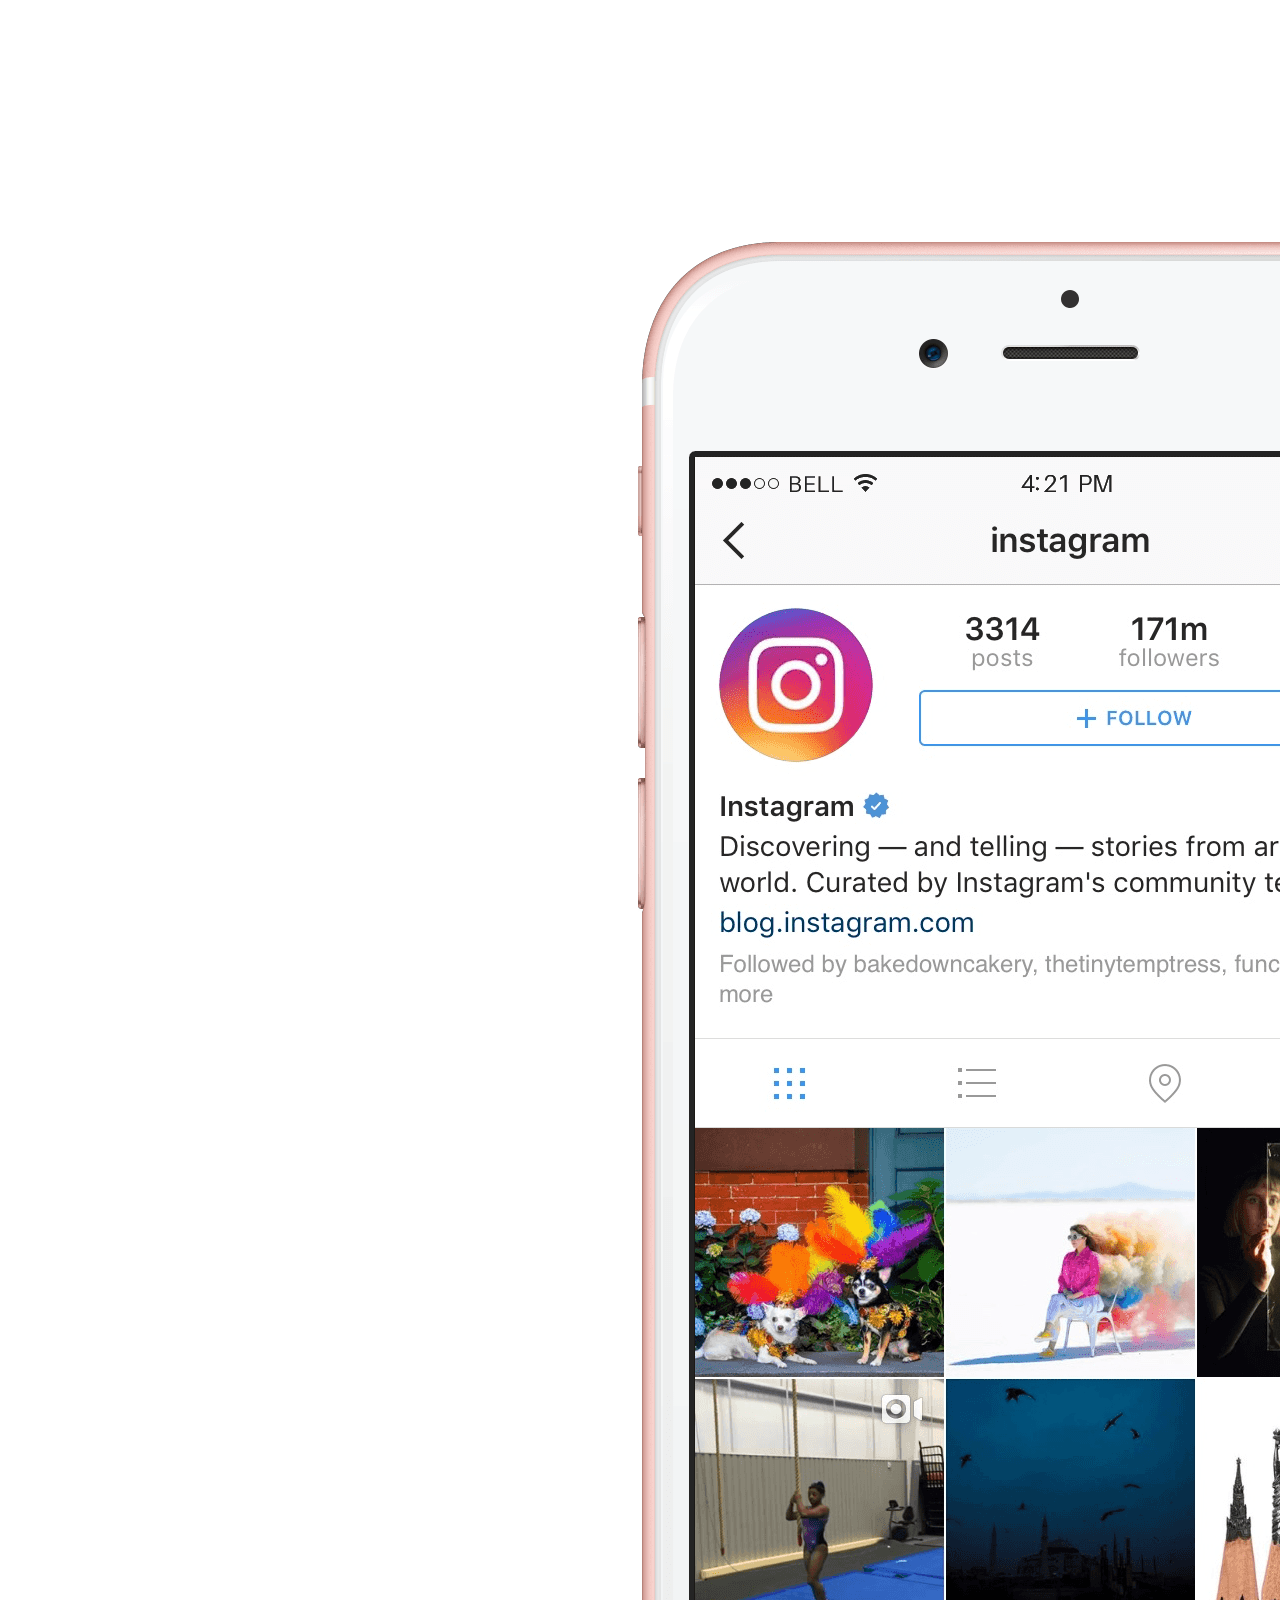
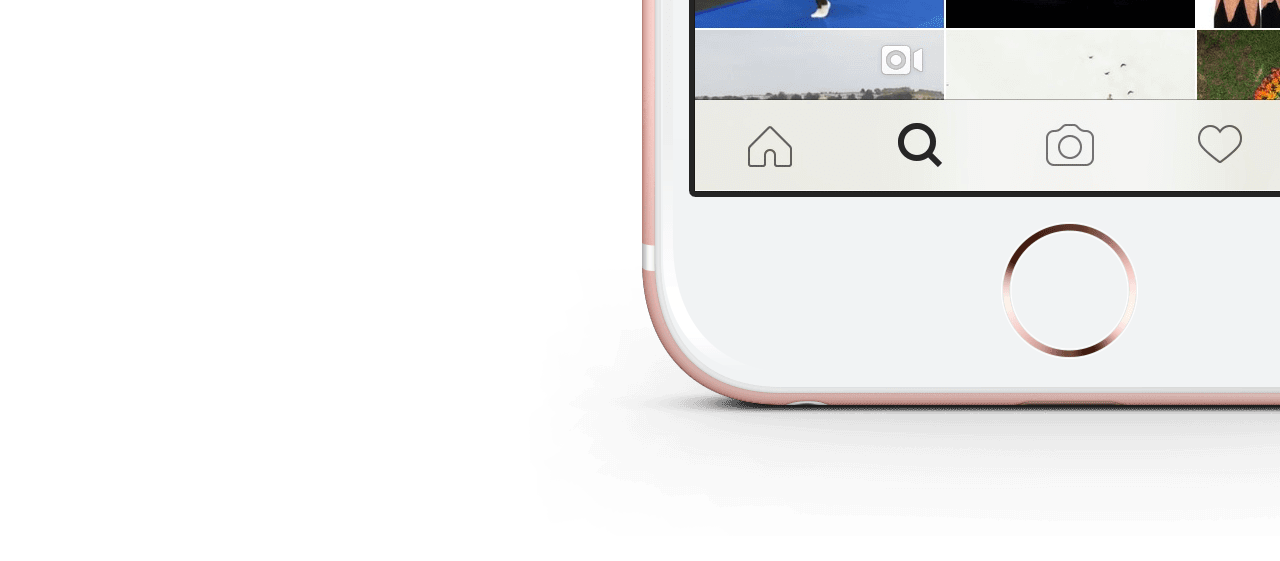
<file: Recriando a página do Instagram/index.html>
<!DOCTYPE html>
<html lang="en">
<head>
    <meta charset="UTF-8">
    <meta http-equiv="X-UA-Compatible" content="IE=edge">
    <meta name="viewport" content="width=device-width, initial-scale=1.0">
    <title>Document</title>
</head>
<body>
    <div class="instagram-wrapper">
        <div class="instagram-phone">
            <img src="img/instagram-celular.png" alt="celular">
        </div>
        <div class="instagram-continue">

        </div>
    </div>
</body>
</html>
</file>
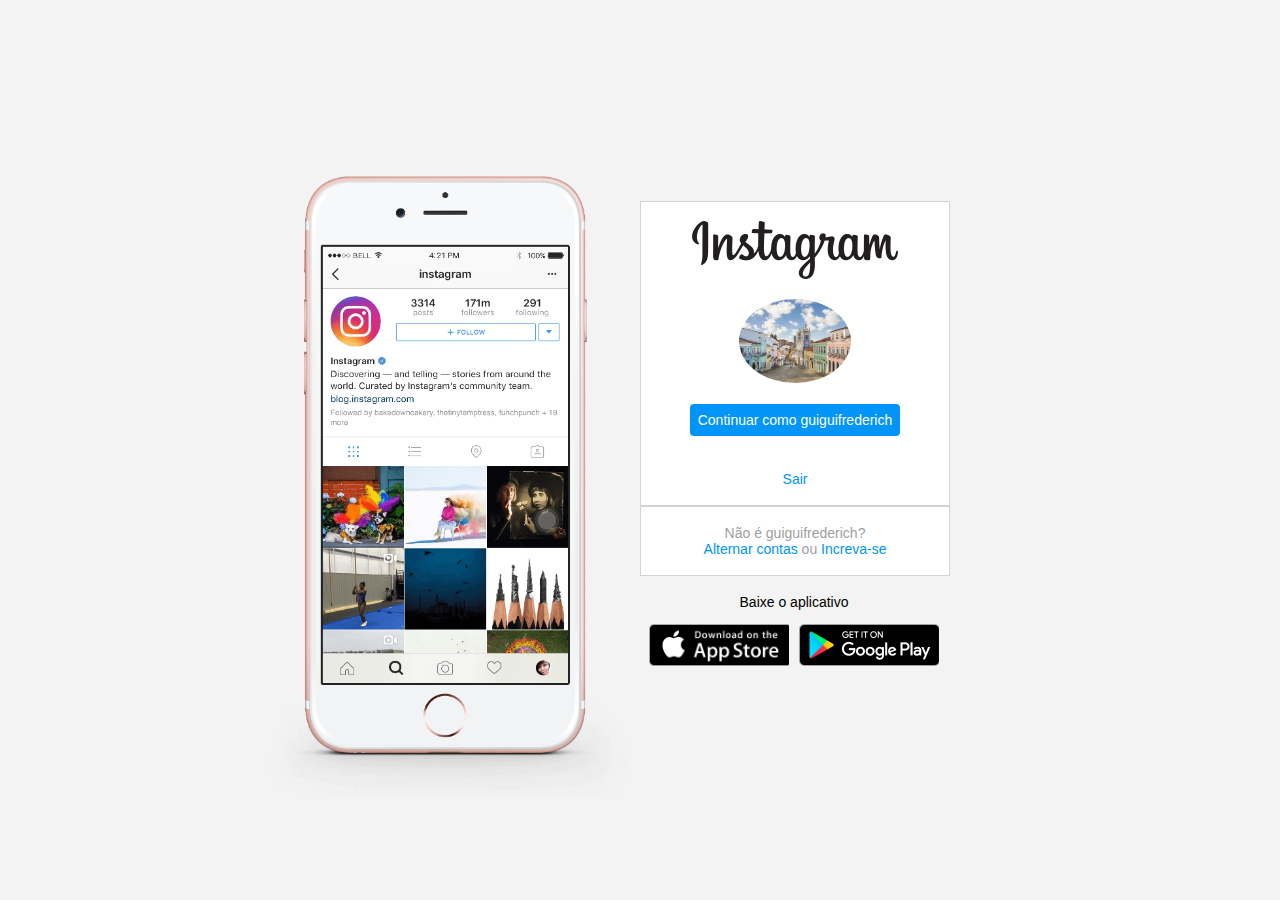
<file: Recriando a página do Instagram/Meu Projeto/index.html>
<!DOCTYPE html>
<html lang="en">
<head>
    <meta charset="UTF-8">
    <meta http-equiv="X-UA-Compatible" content="IE=edge">
    <meta name="viewport" content="width=device-width, initial-scale=1.0">
    <title>Document</title>
    <link rel="stylesheet" href="style.css">
</head>
<body>
    <div class="instagram-wrapper">
        <div class="instagram-phone">
            <img src="img/instagram-celular.png" alt="celular">
        </div>
        <div class="instagram-continue">
            <div class="group">
                <img src="img/instagram-logo.png" alt="instagram logo">
                <div class="profile-photo">
                    <img src="img/perfil-instagram.jpg" alt="perfil foto">
                </div>
                <a href="#" class="instagram-login">Continuar como guiguifrederich</a>
                <a href="#" class="instagram-logout">Sair</a>
            </div>
            <div class="group">
                <p class="not-account">Não é guiguifrederich?</p>
                <p class="not-account">
                    <span class="link-blue">Alternar contas</span>
                    ou
                    <span class="link-blue">Increva-se</span>
                </p>
            </div>
            <div class="get-the-app">
                <p class="get-app">Baixe o aplicativo</p>
                <div class="download">
                    <a href="#" class="app-download"></a>
                    <a href="#" class="app-download"></a>
                </div>
            </div>
        </div>
    </div>
</body>
</html>
</file>
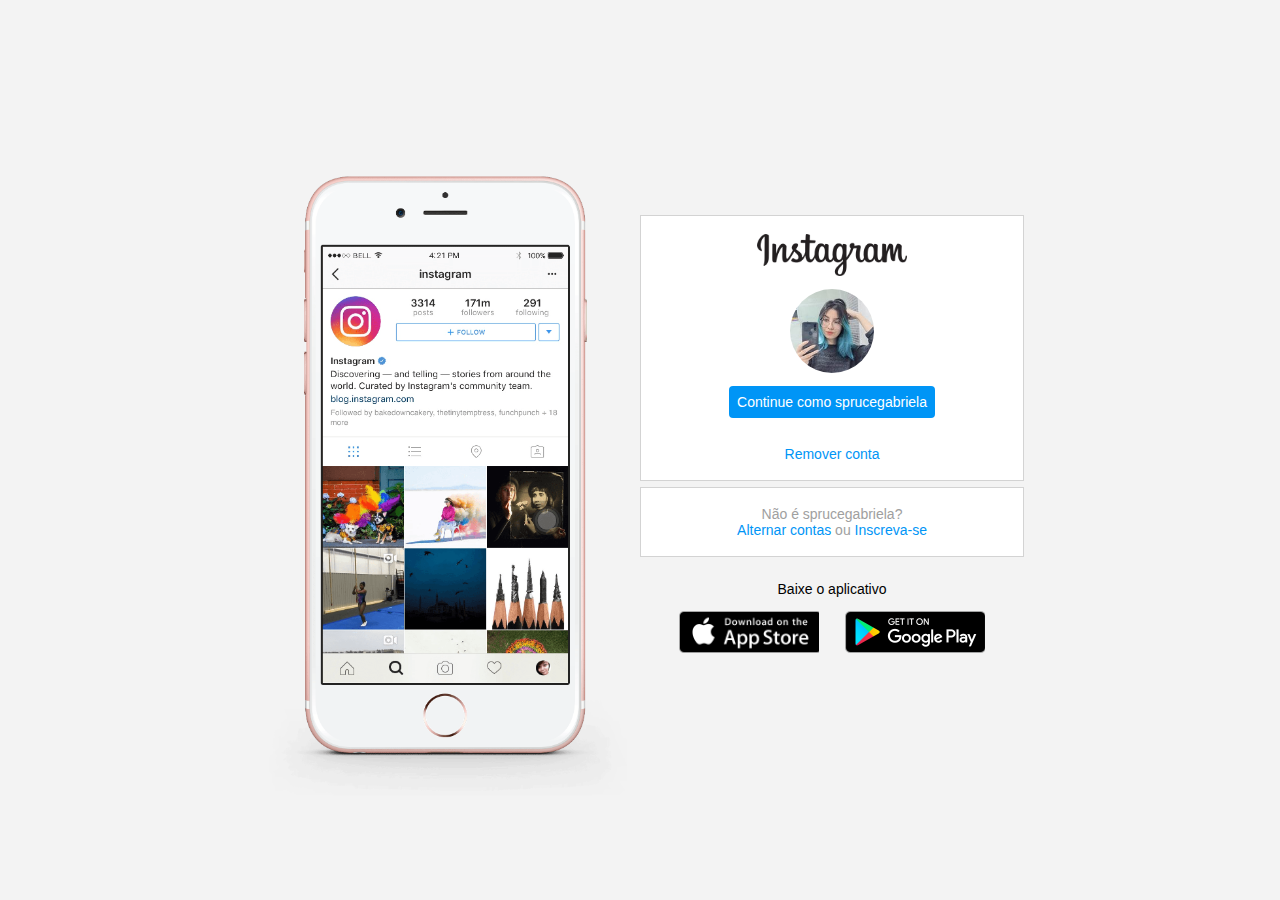
<file: Recriando a página do Instagram/Projeto Pronto pela DIO/index.html>
<!DOCTYPE html>
<html lang="en">
<head>
    <meta charset="UTF-8">
    <meta name="viewport" content="width=device-width, initial-scale=1.0">
    <link rel="stylesheet" href="style.css">
    <title>Instagram</title>
</head>
<body>
    <div class="instagram-wrapper">
        <div class="instagram-phone">
            <img src="./img/instagram-celular.png" alt="celular">
        </div>
        <div class="instagram-continue">
            <div class="group">
                <img src="./img/instagram-logo.png" class="instagram-logo" alt="instagram logo">
                <div class="profile-photo">
                    <img src="./img/perfil-instagram.jpg" alt="foto de perfil">
                </div>
                <a href="#" class="instagram-login">Continue como sprucegabriela</a>
                <a href="#" class="instagram-logout">Remover conta</a>
            </div>
            <div class="group">
                <p class="not-account">Não é sprucegabriela?</p>
                <p class="not-account">
                    <span class="link-blue">Alternar contas</span>
                    ou
                    <span class="link-blue">Inscreva-se</span>
                </p>
            </div>
            <div class="get-the-app">
                <p class="get-app">Baixe o aplicativo</p>
                <div class="download">
                    <a href="#" class="app-download"></a>
                    <a href="#" class="app-download"></a>
                </div>
            </div>
        </div>
    </div>
</body>
</html>
</file>
<file: Recriando a página do Instagram/Meu Projeto/style.css>
* {
    padding: 0;
    margin: 0;
    box-sizing: 0;
    text-decoration: 0;
    font-family: sans-serif;
    font-size: 14px;
}

body {
    width: 100%;
    min-height: 100vh;
    background-color: rgb(243, 243, 243);
    padding: 0;
    margin: 0;
    display: flex;
    justify-content: center;
}

.instagram-wrapper {
    display: flex;
    align-items: center;
    justify-content: start;
    width: 60%;
    height: 100vh;
}

.instagram-phone {
    display: flex;
    align-items: center;
    justify-content: center;
    width: 50%;
}

.instagram-phone img {
    height: 50rem;
}

.profile-photo {
    display: flex;
    justify-content: center;
    align-items: center;
    border-radius: 50%;
    overflow: hidden;
}

.profile-photo img {
    height: 6rem;
}

.instagram-continue {
    display: flex;
    align-content: center;
    justify-content: space-around;
    flex-direction: column;
    min-height: 34rem
}

.group {
    display: flex;
    justify-content: space-between;
    align-items: center;
    flex-direction: column;
    background-color: #ffffff;
    width: 100%;
    padding: 1.3rem 0;
    border: 1px solid lightgray;
}

.group:nth-child(1) {
    min-height: 19rem;
}

.instagram-logo {
    height: 3rem;
}

.instagram-login {
    background-color: #0095f6;
    color: white;
    padding: 8px;
    border-radius: 4px;
}

.instagram-logout {
    color: #0095f6;
    margin-top: 1rem;
}

.not-account {
    color: rgb(160,160,160)
}

.link-blue {
    color: #0095f6;
}

.get-the-app {
    display: flex;
    flex-direction: column;
    align-items: center;
    justify-content: center;
    width: 100%;
    padding: 1.3rem 0;
}

.download {
    display: flex;
    width: 100%;
    justify-content: space-evenly;
    align-items: center;
    padding: 1rem;
}

.app-download {
    height: 3rem;
    width: 10rem;
    background-size: cover;
}

.app-download:nth-child(1){
    background-image: url('./img/apple-button.png')
}

.app-download:nth-child(2){
    background-image: url('./img/googleplay-button.png')
}

/* media queries */

@media (max-width: 1024px) {
    .instagram-wrapper{
        width: 90%;
    }
}

@media (max-width: 650px) {
    .body {
        background-color: #ffffff;
    }
    .instagram-wrapper{
        width: 90%;
    }

    .instagram-phone {
        display: none;
    }

    .instagram-continue {
        width:100%;
    }
}
</file>
<file: Recriando a página do Instagram/Projeto Pronto pela DIO/style.css>
* {
    padding: 0;
    margin: 0;
    box-sizing: border-box;
    text-decoration: none;
    font-family: sans-serif;
    font-size: 14px;
}

body {
    width: 100%;
    min-height: 100vh;
    background-color: rgb(243, 243, 243);
    margin: 0;
    padding: 0;
    display: flex;
    justify-content: center;
}

.instagram-wrapper {
    display: flex;
    align-items: center;
    justify-content: start;
    width: 60%;
    height: 100vh;
}

.instagram-phone {
    display: flex;
    align-items: center;
    justify-content: center;
    width: 50%;
}

.instagram-phone img {
    height: 50rem;
}

.instagram-continue {
    display: flex;
    align-items: center; /* horizontal */
    justify-content: space-around; /* vertical */
    flex-direction: column;
    width: 50%;
    min-height: 34rem;
}

.group {
    display: flex;
    justify-content: space-between;
    align-items: center;
    flex-direction: column;
    background-color: #ffffff;
    width: 100%;
    padding: 1.3rem 0;
    border: 1px solid lightgray;
}

.group:nth-child(1) {
    min-height: 19rem;
}

.instagram-logo {
    height: 3rem;
}

.profile-photo {
    display: flex;
    justify-content: center;
    align-items: center;
    border-radius: 50%;
    overflow: hidden;
}

.profile-photo img {
    height: 6rem;
}

.instagram-login {
    background-color: #0095f6;
    color: #ffffff;
    padding: 8px;
    border-radius: 4px;
}

.instagram-logout {
    color: #0095f6;
    margin-top: 1rem;
}

.not-account {
    color: rgb(160, 160, 160);
}

.link-blue {
    color: #0095f6;
}

.get-the-app {
    display: flex;
    flex-direction: column;
    align-items: center;
    justify-content: center;
    width: 100%;
    padding: 1.3rem 0;
}

.download {
    display: flex;
    width: 100%;
    justify-content: space-evenly;
    align-items: center;
    padding: 1rem;
}

.app-download {
    height: 3rem;
    width: 10rem;
    background-size: cover;
}

.app-download:nth-child(1) {
    background-image: url('./img/apple-button.png');
}

.app-download:nth-child(2) {
    background-image: url('./img/googleplay-button.png');
}

/* media queries */


@media (max-width: 1024px) {
    .instagram-wrapper {
        width: 90%;
    }
}

@media (max-width: 650px) {
    body {
        background-color: #ffffff;
    }

    .instagram-wrapper {
        width: 90%;
    }

    .instagram-phone {
        display: none;
    }

    .instagram-continue {
        width: 100%;
    }
    
    .group {
        border: 1px solid transparent;
    }
}
</file>
